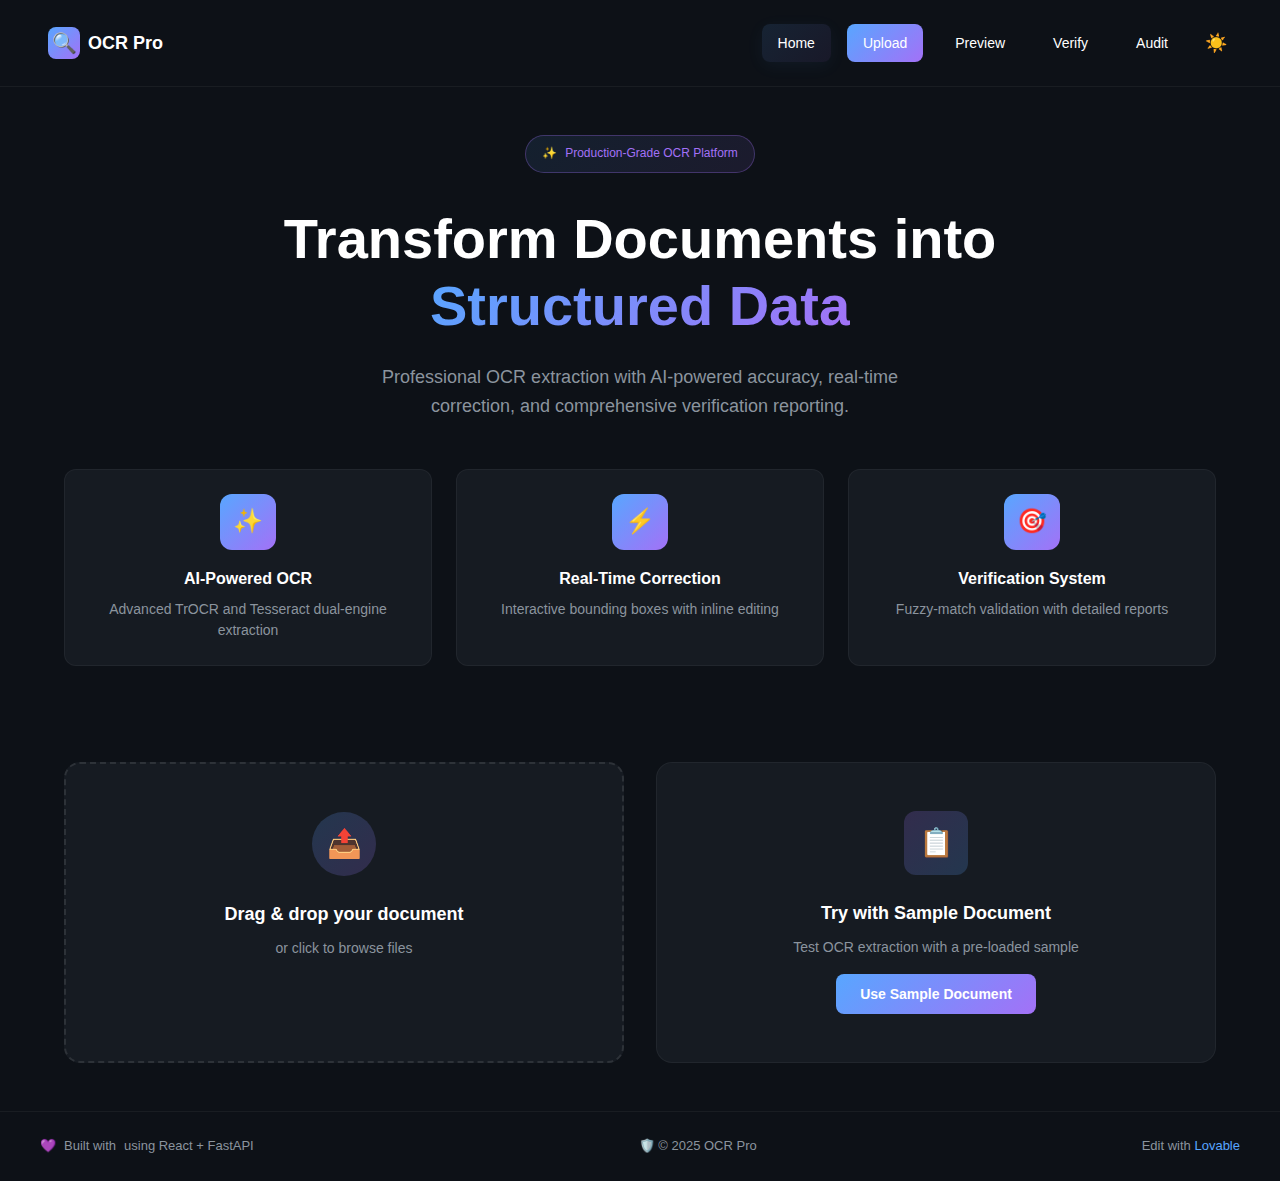
<file: index.html>
<!DOCTYPE html>
<html lang="en">
<head>
    <meta charset="UTF-8">
    <meta name="viewport" content="width=device-width, initial-scale=1.0">
    <title>OCR Pro - Transform Documents into Structured Data</title>
    <link rel="stylesheet" href="style.css">
</head>
<body>
    
    <header class="header">
        <div class="logo">
            <div class="logo-icon">🔍</div>
            <span>OCR Pro</span>
        </div>
        <nav class="nav">
            <a class="nav-button" href="index.html">Home</a>
            <a class="nav-button primary" href="upload.html">Upload</a>
            <a class="nav-button" href="preview.html">Preview</a>
            <a class="nav-button" href="verify.html">Verify</a>
            <a class="nav-button" href="audit.html">Audit</a>
            <button class="theme-toggle">☀️</button>
        </nav>
    </header>

    
    <main class="main">
        
        <div class="badge">Production-Grade OCR Platform</div>

        
        <h1 class="hero-title">
            Transform Documents into<br>
            <span class="gradient-text">Structured Data</span>
        </h1>
        <p class="hero-subtitle">
            Professional OCR extraction with AI-powered accuracy, real-time correction, and comprehensive verification reporting.
        </p>

        
        <div class="features-grid">
            <div class="feature-card">
                <div class="feature-icon">✨</div>
                <h3 class="feature-title">AI-Powered OCR</h3>
                <p class="feature-description">Advanced TrOCR and Tesseract dual-engine extraction</p>
            </div>
            <div class="feature-card">
                <div class="feature-icon">⚡</div>
                <h3 class="feature-title">Real-Time Correction</h3>
                <p class="feature-description">Interactive bounding boxes with inline editing</p>
            </div>
            <div class="feature-card">
                <div class="feature-icon">🎯</div>
                <h3 class="feature-title">Verification System</h3>
                <p class="feature-description">Fuzzy-match validation with detailed reports</p>
            </div>
        </div>

        
        <div class="upload-section">
            <div class="upload-card">
                <div class="upload-icon">📤</div>
                <h2 class="upload-title">Drag & drop your document</h2>
                <p class="upload-subtitle">or click to browse files</p>
            </div>
            <div class="sample-card">
                <div class="sample-icon">📋</div>
                <h2 class="upload-title">Try with Sample Document</h2>
                <p class="upload-subtitle">Test OCR extraction with a pre-loaded sample</p>
                <button class="sample-button">Use Sample Document</button>
            </div>
        </div>
    </main>

    
    <footer class="footer">
        <div class="footer-content">
            <div class="footer-tech">Built with <span>using React + FastAPI</span></div>
            <div>🛡️ © 2025 OCR Pro</div>
            <div>Edit with <a href="#" class="footer-link">Lovable</a></div>
        </div>
    </footer>
    <script src="index.js"></script>
</body>
</html>
</file>
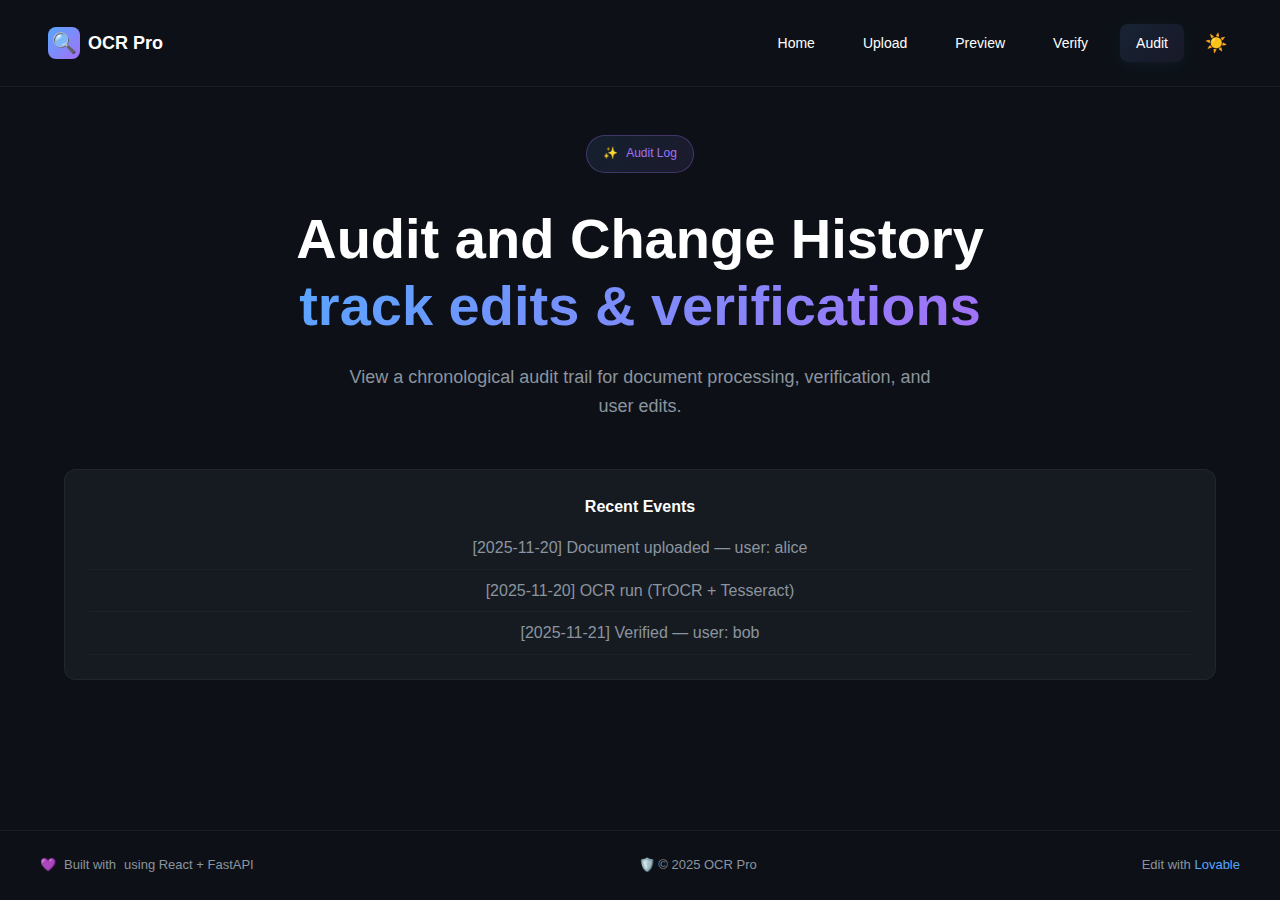
<file: audit.html>
<!DOCTYPE html>
<html lang="en">
<head>
    <meta charset="UTF-8">
    <meta name="viewport" content="width=device-width, initial-scale=1.0">
    <title>Audit - OCR Pro</title>
    <link rel="stylesheet" href="style.css">
</head>
<body>
    <header class="header">
        <div class="logo">
            <div class="logo-icon">🔍</div>
            <span>OCR Pro</span>
        </div>
        <nav class="nav">
            <a class="nav-button" href="index.html">Home</a>
            <a class="nav-button" href="upload.html">Upload</a>
            <a class="nav-button" href="preview.html">Preview</a>
            <a class="nav-button" href="verify.html">Verify</a>
            <a class="nav-button primary" href="audit.html">Audit</a>
            <button class="theme-toggle">☀️</button>
        </nav>
    </header>

    <main class="main">
        <div class="badge">Audit Log</div>
        <h1 class="hero-title">Audit and Change History<br><span class="gradient-text">track edits & verifications</span></h1>
        <p class="hero-subtitle">View a chronological audit trail for document processing, verification, and user edits.</p>

        <div class="features-grid" style="grid-template-columns: 1fr;">
            <div class="feature-card">
                <h3 class="feature-title">Recent Events</h3>
                <ul style="list-style:none;padding:0;color:var(--color-text-secondary)">
                    <li style="padding:8px;border-bottom:1px solid rgba(255,255,255,0.03)">[2025-11-20] Document uploaded — user: alice</li>
                    <li style="padding:8px;border-bottom:1px solid rgba(255,255,255,0.03)">[2025-11-20] OCR run (TrOCR + Tesseract)</li>
                    <li style="padding:8px;border-bottom:1px solid rgba(255,255,255,0.03)">[2025-11-21] Verified — user: bob</li>
                </ul>
            </div>
        </div>
    </main>

    <footer class="footer">
        <div class="footer-content">
            <div class="footer-tech">Built with <span>using React + FastAPI</span></div>
            <div>🛡️ © 2025 OCR Pro</div>
            <div>Edit with <a href="#" class="footer-link">Lovable</a></div>
        </div>
    </footer>
    <script src="index.js"></script>
</body>
</html>
</file>
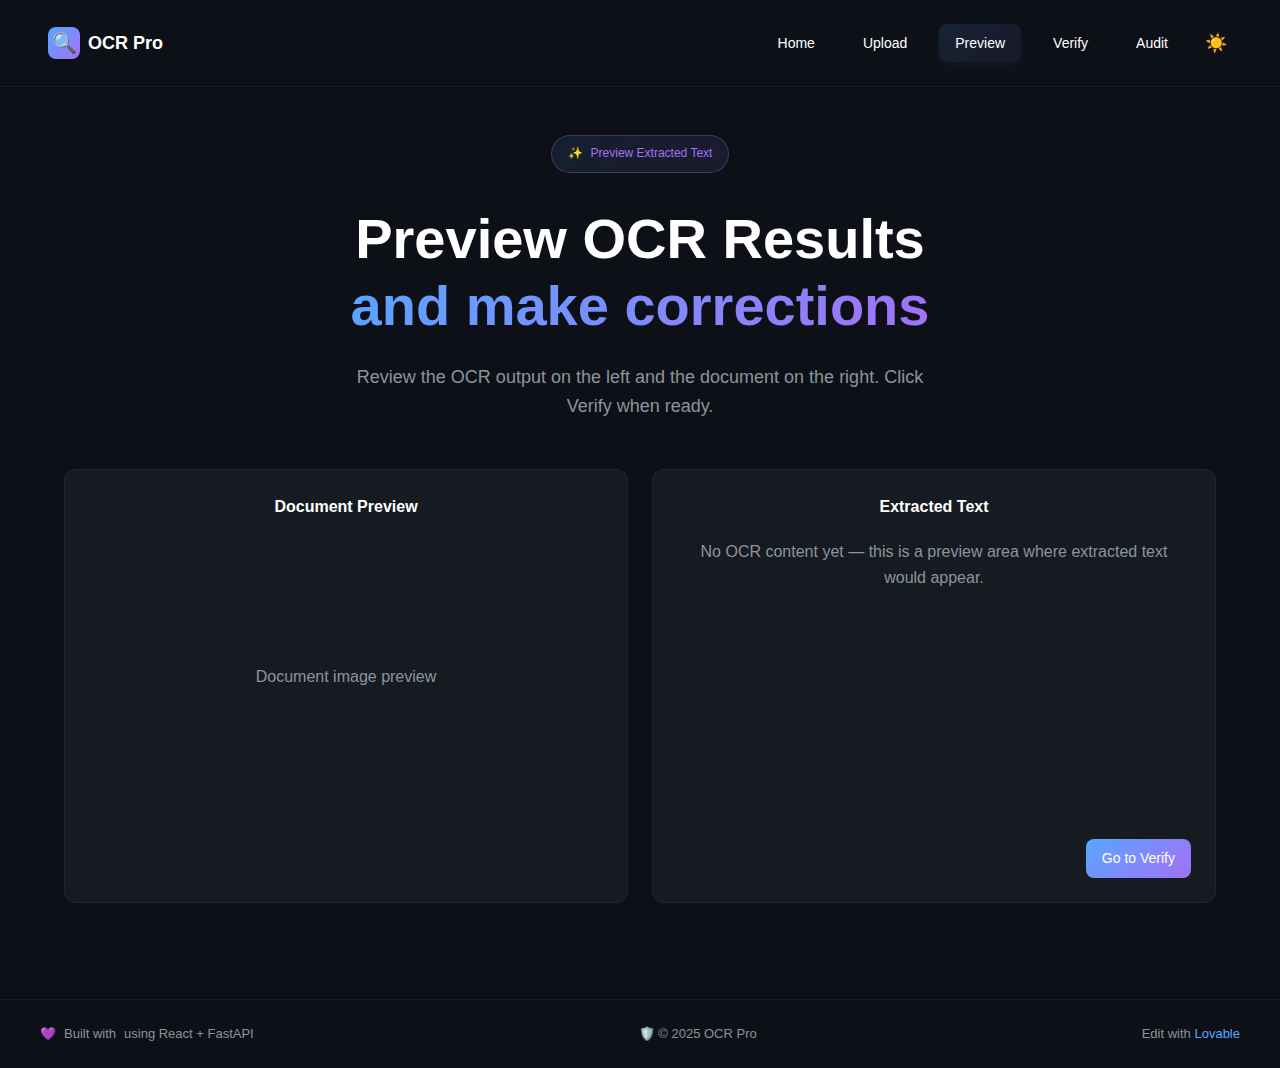
<file: preview.html>
<!DOCTYPE html>
<html lang="en">
<head>
    <meta charset="UTF-8">
    <meta name="viewport" content="width=device-width, initial-scale=1.0">
    <title>Preview - OCR Pro</title>
    <link rel="stylesheet" href="style.css">
</head>
<body>
    <header class="header">
        <div class="logo">
            <div class="logo-icon">🔍</div>
            <span>OCR Pro</span>
        </div>
        <nav class="nav">
            <a class="nav-button" href="index.html">Home</a>
            <a class="nav-button" href="upload.html">Upload</a>
            <a class="nav-button primary" href="preview.html">Preview</a>
            <a class="nav-button" href="verify.html">Verify</a>
            <a class="nav-button" href="audit.html">Audit</a>
            <button class="theme-toggle">☀️</button>
        </nav>
    </header>

    <main class="main">
        <div class="badge">Preview Extracted Text</div>
        <h1 class="hero-title">Preview OCR Results<br><span class="gradient-text">and make corrections</span></h1>
        <p class="hero-subtitle">Review the OCR output on the left and the document on the right. Click Verify when ready.</p>

        <div class="features-grid" style="grid-template-columns: 1fr 1fr;">
            <div class="feature-card">
                <h3 class="feature-title">Document Preview</h3>
                <div style="height:300px;background:var(--color-surface);border-radius:8px;display:flex;align-items:center;justify-content:center;color:var(--color-text-secondary)">Document image preview</div>
            </div>
            <div class="feature-card">
                <h3 class="feature-title">Extracted Text</h3>
                <div style="height:300px;background:var(--color-surface);border-radius:8px;padding:12px;overflow:auto;color:var(--color-text-secondary)">No OCR content yet — this is a preview area where extracted text would appear.
                </div>
                <div style="margin-top:12px;text-align:right"><a class="nav-button primary" href="verify.html">Go to Verify</a></div>
            </div>
        </div>
    </main>

    <footer class="footer">
        <div class="footer-content">
            <div class="footer-tech">Built with <span>using React + FastAPI</span></div>
            <div>🛡️ © 2025 OCR Pro</div>
            <div>Edit with <a href="#" class="footer-link">Lovable</a></div>
        </div>
    </footer>
    <script src="index.js"></script>
</body>
</html>
</file>
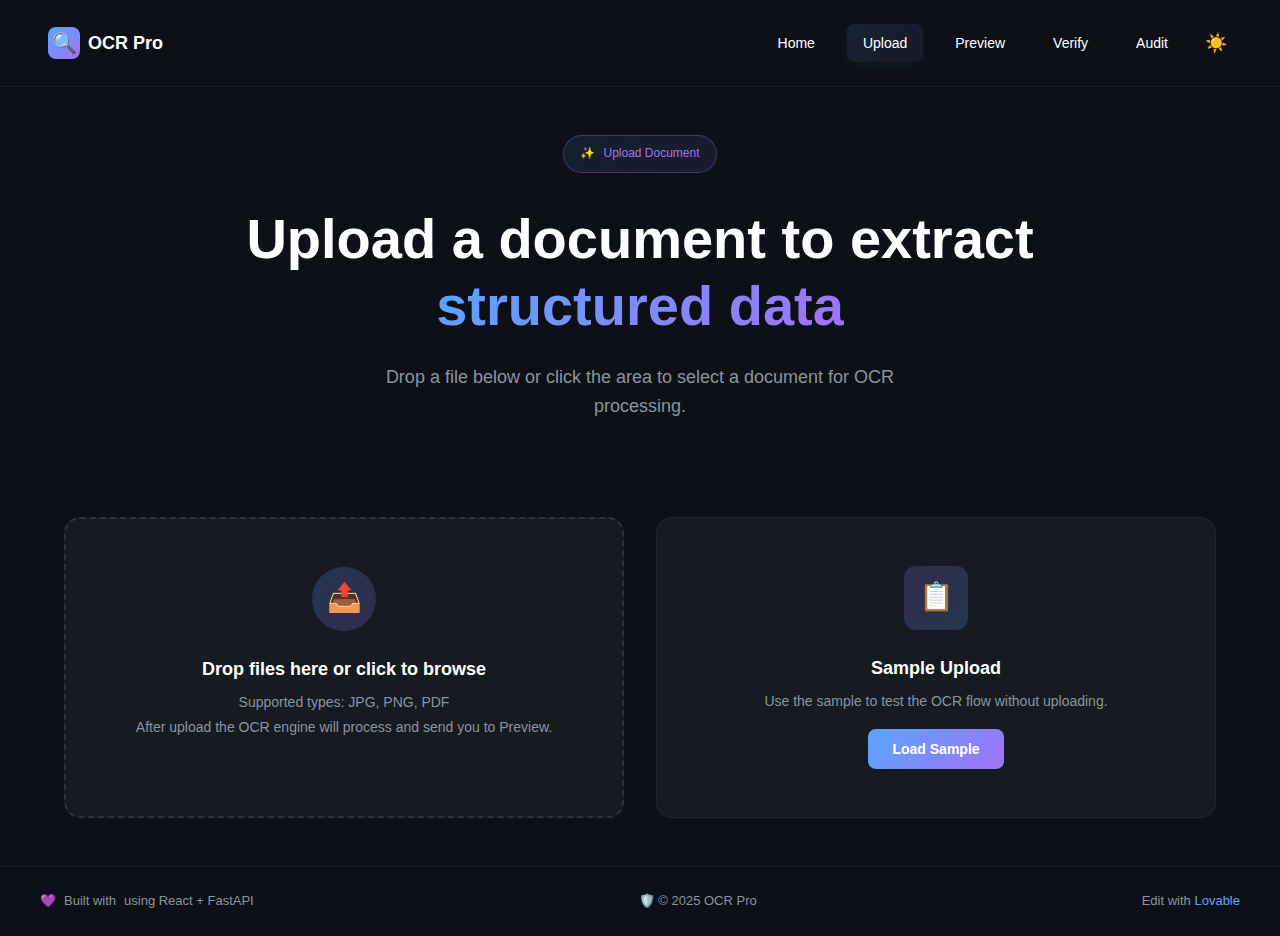
<file: upload.html>
<!DOCTYPE html>
<html lang="en">
<head>
    <meta charset="UTF-8">
    <meta name="viewport" content="width=device-width, initial-scale=1.0">
    <title>Upload - OCR Pro</title>
    <link rel="stylesheet" href="style.css">
</head>
<body>
    <header class="header">
        <div class="logo">
            <div class="logo-icon">🔍</div>
            <span>OCR Pro</span>
        </div>
        <nav class="nav">
            <a class="nav-button" href="index.html">Home</a>
            <a class="nav-button primary" href="upload.html">Upload</a>
            <a class="nav-button" href="preview.html">Preview</a>
            <a class="nav-button" href="verify.html">Verify</a>
            <a class="nav-button" href="audit.html">Audit</a>
            <button class="theme-toggle">☀️</button>
        </nav>
    </header>

    <main class="main">
        <div class="badge">Upload Document</div>
        <h1 class="hero-title">Upload a document to extract<br><span class="gradient-text">structured data</span></h1>
        <p class="hero-subtitle">Drop a file below or click the area to select a document for OCR processing.</p>

        <div class="upload-section">
            <div class="upload-card">
                <div class="upload-icon">📤</div>
                <h2 class="upload-title">Drop files here or click to browse</h2>
                <p class="upload-subtitle">Supported types: JPG, PNG, PDF</p>
                <small class="upload-subtitle">After upload the OCR engine will process and send you to Preview.</small>
            </div>
            <div class="sample-card">
                <div class="sample-icon">📋</div>
                <h2 class="upload-title">Sample Upload</h2>
                <p class="upload-subtitle">Use the sample to test the OCR flow without uploading.</p>
                <button class="sample-button">Load Sample</button>
            </div>
        </div>
    </main>

    <footer class="footer">
        <div class="footer-content">
            <div class="footer-tech">Built with <span>using React + FastAPI</span></div>
            <div>🛡️ © 2025 OCR Pro</div>
            <div>Edit with <a href="#" class="footer-link">Lovable</a></div>
        </div>
    </footer>
    <script src="index.js"></script>
</body>
</html>
</file>
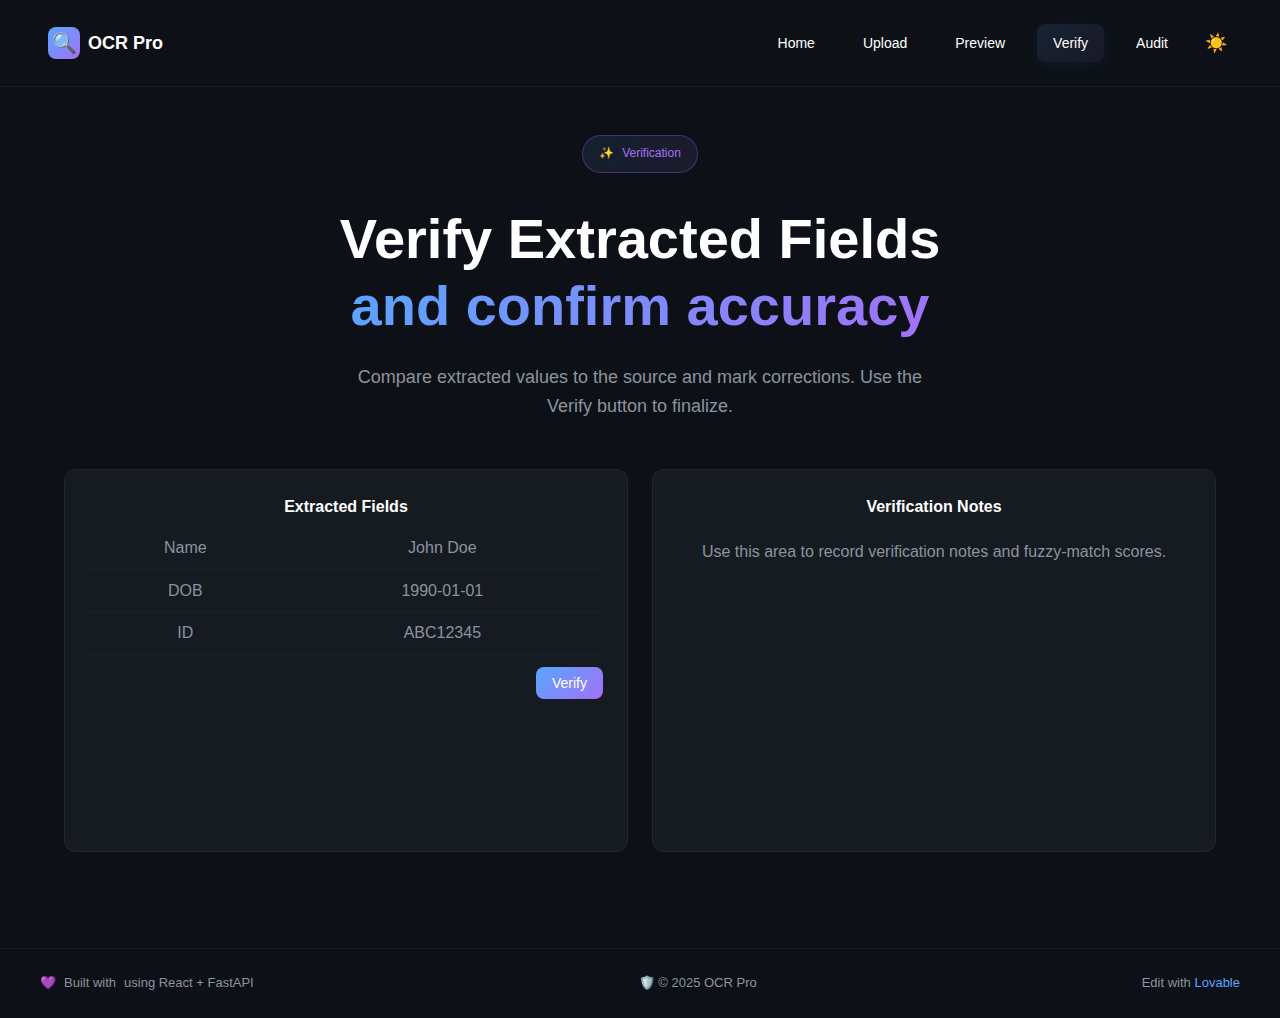
<file: verify.html>
<!DOCTYPE html>
<html lang="en">
<head>
    <meta charset="UTF-8">
    <meta name="viewport" content="width=device-width, initial-scale=1.0">
    <title>Verify - OCR Pro</title>
    <link rel="stylesheet" href="style.css">
</head>
<body>
    <header class="header">
        <div class="logo">
            <div class="logo-icon">🔍</div>
            <span>OCR Pro</span>
        </div>
        <nav class="nav">
            <a class="nav-button" href="index.html">Home</a>
            <a class="nav-button" href="upload.html">Upload</a>
            <a class="nav-button" href="preview.html">Preview</a>
            <a class="nav-button primary" href="verify.html">Verify</a>
            <a class="nav-button" href="audit.html">Audit</a>
            <button class="theme-toggle">☀️</button>
        </nav>
    </header>

    <main class="main">
        <div class="badge">Verification</div>
        <h1 class="hero-title">Verify Extracted Fields<br><span class="gradient-text">and confirm accuracy</span></h1>
        <p class="hero-subtitle">Compare extracted values to the source and mark corrections. Use the Verify button to finalize.</p>

        <div class="features-grid" style="grid-template-columns: repeat(2,1fr);">
            <div class="feature-card">
                <h3 class="feature-title">Extracted Fields</h3>
                <table style="width:100%;border-collapse:collapse;color:var(--color-text-secondary)">
                    <tr><td style="padding:8px;border-bottom:1px solid rgba(255,255,255,0.03)">Name</td><td style="padding:8px;border-bottom:1px solid rgba(255,255,255,0.03)">John Doe</td></tr>
                    <tr><td style="padding:8px;border-bottom:1px solid rgba(255,255,255,0.03)">DOB</td><td style="padding:8px;border-bottom:1px solid rgba(255,255,255,0.03)">1990-01-01</td></tr>
                    <tr><td style="padding:8px;border-bottom:1px solid rgba(255,255,255,0.03)">ID</td><td style="padding:8px;border-bottom:1px solid rgba(255,255,255,0.03)">ABC12345</td></tr>
                </table>
                <div style="margin-top:12px;text-align:right"><button class="nav-button primary">Verify</button></div>
            </div>
            <div class="feature-card">
                <h3 class="feature-title">Verification Notes</h3>
                <div style="height:300px;background:var(--color-surface);border-radius:8px;padding:12px;overflow:auto;color:var(--color-text-secondary)">Use this area to record verification notes and fuzzy-match scores.</div>
            </div>
        </div>
    </main>

    <footer class="footer">
        <div class="footer-content">
            <div class="footer-tech">Built with <span>using React + FastAPI</span></div>
            <div>🛡️ © 2025 OCR Pro</div>
            <div>Edit with <a href="#" class="footer-link">Lovable</a></div>
        </div>
    </footer>
    <script src="index.js"></script>
</body>
</html>
</file>
<file: style.css>
:root {
            --color-bg: #0d1117;
            --color-surface: #161b22;
            --color-surface-hover: #1c2128;
            --color-text: #ffffff;
            --color-text-secondary: #8b949e;
            --color-primary: #58a6ff;
            --color-accent: #a371f7;
            --color-gradient-start: #58a6ff;
            --color-gradient-end: #a371f7;
            --space-8: 8px;
            --space-16: 16px;
            --space-24: 24px;
            --space-32: 32px;
            --space-48: 48px;
            --radius-sm: 8px;
            --radius-md: 12px;
            --radius-lg: 16px;
        }

        * {
            margin: 0;
            padding: 0;
            box-sizing: border-box;
        }

        body {
            font-family: -apple-system, BlinkMacSystemFont, 'Segoe UI', 'Helvetica Neue', Arial, sans-serif;
            background-color: var(--color-bg);
            color: var(--color-text);
            line-height: 1.6;
            min-height: 100vh;
            display: flex;
            flex-direction: column;
        }

        
        .header {
            display: flex;
            justify-content: space-between;
            align-items: center;
            padding: var(--space-24) var(--space-48);
            background-color: var(--color-bg);
            border-bottom: 1px solid rgba(255, 255, 255, 0.05);
        }

        .logo {
            display: flex;
            align-items: center;
            gap: var(--space-8);
            font-size: 18px;
            font-weight: 600;
            color: var(--color-text);
        }

        .logo-icon {
            width: 32px;
            height: 32px;
            background: linear-gradient(135deg, var(--color-gradient-start), var(--color-gradient-end));
            border-radius: var(--radius-sm);
            display: flex;
            align-items: center;
            justify-content: center;
            font-size: 20px;
        }

        .nav {
            display: flex;
            align-items: center;
            gap: var(--space-16);
        }

        .nav-button {
            background: transparent;
            border: none;
            color: var(--color-text);
            text-decoration: none;
            display: inline-flex;
            align-items: center;
            justify-content: center;
            padding: var(--space-8) var(--space-16);
            border-radius: var(--radius-sm);
            cursor: pointer;
            font-size: 14px;
            font-weight: 500;
            transition: background-color 0.2s ease;
        }

        .nav-button:hover {
            background-color: var(--color-surface);
        }

        .nav-button.primary {
            background: linear-gradient(135deg, var(--color-gradient-start), var(--color-gradient-end));
            color: var(--color-text);
        }

        .nav-button.primary:hover {
            opacity: 0.9;
        }

        .theme-toggle {
            width: 32px;
            height: 32px;
            background: transparent;
            border: none;
            color: var(--color-text);
            cursor: pointer;
            border-radius: var(--radius-sm);
            display: flex;
            align-items: center;
            justify-content: center;
            font-size: 18px;
        }

        .theme-toggle:hover {
            background-color: var(--color-surface);
        }

        
        .main {
            flex: 1;
            display: flex;
            flex-direction: column;
            align-items: center;
            padding: var(--space-48) var(--space-24);
            max-width: 1200px;
            margin: 0 auto;
            width: 100%;
        }

        .badge {
            background: linear-gradient(135deg, rgba(88, 166, 255, 0.1), rgba(163, 113, 247, 0.1));
            border: 1px solid rgba(163, 113, 247, 0.3);
            color: var(--color-accent);
            padding: var(--space-8) var(--space-16);
            border-radius: 20px;
            font-size: 12px;
            font-weight: 500;
            display: inline-flex;
            align-items: center;
            gap: var(--space-8);
            margin-bottom: var(--space-32);
        }

        .badge::before {
            content: '✨';
        }

        .hero-title {
            font-size: 56px;
            font-weight: 700;
            text-align: center;
            line-height: 1.2;
            margin-bottom: var(--space-24);
        }

        .hero-title .gradient-text {
            background: linear-gradient(135deg, var(--color-gradient-start), var(--color-gradient-end));
            -webkit-background-clip: text;
            -webkit-text-fill-color: transparent;
            background-clip: text;
        }

        .hero-subtitle {
            font-size: 18px;
            color: var(--color-text-secondary);
            text-align: center;
            max-width: 600px;
            margin-bottom: var(--space-48);
            line-height: 1.6;
        }

        
        .features-grid {
            display: grid;
            grid-template-columns: repeat(3, 1fr);
            gap: var(--space-24);
            width: 100%;
            margin-bottom: var(--space-48);
        }

        .feature-card {
            background-color: var(--color-surface);
            border: 1px solid rgba(255, 255, 255, 0.05);
            border-radius: var(--radius-md);
            padding: var(--space-24);
            text-align: center;
            transition: all 0.3s ease;
        }

        .feature-card:hover {
            background-color: var(--color-surface-hover);
            transform: translateY(-4px);
            border-color: rgba(163, 113, 247, 0.3);
        }

        .feature-icon {
            width: 56px;
            height: 56px;
            background: linear-gradient(135deg, var(--color-gradient-start), var(--color-gradient-end));
            border-radius: var(--radius-md);
            display: flex;
            align-items: center;
            justify-content: center;
            margin: 0 auto var(--space-16);
            font-size: 24px;
        }

        .feature-title {
            font-size: 16px;
            font-weight: 600;
            margin-bottom: var(--space-8);
            color: var(--color-text);
        }

        .feature-description {
            font-size: 14px;
            color: var(--color-text-secondary);
            line-height: 1.5;
        }

        
        .upload-section {
            display: grid;
            grid-template-columns: 1fr 1fr;
            gap: var(--space-32);
            width: 100%;
            margin-top: var(--space-48);
        }

        .upload-card {
            background-color: var(--color-surface);
            border: 2px dashed rgba(255, 255, 255, 0.1);
            border-radius: var(--radius-lg);
            padding: var(--space-48);
            text-align: center;
            transition: all 0.3s ease;
            cursor: pointer;
        }

        .upload-card:hover {
            border-color: var(--color-primary);
            background-color: var(--color-surface-hover);
        }

        .upload-icon {
            width: 64px;
            height: 64px;
            background: linear-gradient(135deg, rgba(88, 166, 255, 0.2), rgba(163, 113, 247, 0.2));
            border-radius: 50%;
            display: flex;
            align-items: center;
            justify-content: center;
            margin: 0 auto var(--space-24);
            font-size: 28px;
        }

        .upload-title {
            font-size: 18px;
            font-weight: 600;
            margin-bottom: var(--space-8);
            color: var(--color-text);
        }

        .upload-subtitle {
            font-size: 14px;
            color: var(--color-text-secondary);
        }

        .sample-card {
            background-color: var(--color-surface);
            border: 1px solid rgba(255, 255, 255, 0.05);
            border-radius: var(--radius-lg);
            padding: var(--space-48);
            text-align: center;
        }

        .sample-icon {
            width: 64px;
            height: 64px;
            background: linear-gradient(135deg, rgba(163, 113, 247, 0.2), rgba(88, 166, 255, 0.2));
            border-radius: var(--radius-md);
            display: flex;
            align-items: center;
            justify-content: center;
            margin: 0 auto var(--space-24);
            font-size: 28px;
        }

        .sample-button {
            background: linear-gradient(135deg, var(--color-gradient-start), var(--color-gradient-end));
            color: var(--color-text);
            border: none;
            padding: 12px 24px;
            border-radius: var(--radius-sm);
            font-size: 14px;
            font-weight: 600;
            cursor: pointer;
            transition: opacity 0.2s ease;
            margin-top: var(--space-16);
        }

        .sample-button:hover {
            opacity: 0.9;
        }

        
        .footer {
            background-color: var(--color-bg);
            border-top: 1px solid rgba(255, 255, 255, 0.05);
            padding: var(--space-24);
            text-align: center;
        }

        .footer-content {
            display: flex;
            justify-content: space-between;
            align-items: center;
            max-width: 1200px;
            margin: 0 auto;
            font-size: 13px;
            color: var(--color-text-secondary);
        }

        .footer-tech {
            display: flex;
            align-items: center;
            gap: var(--space-8);
        }

        .footer-tech::before {
            content: '💜';
        }

        .footer-link {
            color: var(--color-primary);
            text-decoration: none;
        }

        .footer-link:hover {
            text-decoration: underline;
        }

        
        @media (max-width: 1024px) {
            .features-grid {
                grid-template-columns: 1fr;
            }

            .upload-section {
                grid-template-columns: 1fr;
            }

            .hero-title {
                font-size: 40px;
            }
        }

        @media (max-width: 768px) {
            .header {
                padding: var(--space-16) var(--space-24);
            }

            .nav {
                gap: var(--space-8);
            }

            .hero-title {
                font-size: 32px;
            }

            .hero-subtitle {
                font-size: 16px;
            }

            .footer-content {
                flex-direction: column;
                gap: var(--space-8);
            }
        }

        
        .nav-button.active {
            background: linear-gradient(135deg, rgba(88,166,255,0.12), rgba(163,113,247,0.08));
            box-shadow: 0 4px 18px rgba(88,166,255,0.06);
            border-radius: var(--radius-sm);
        }
</file>
